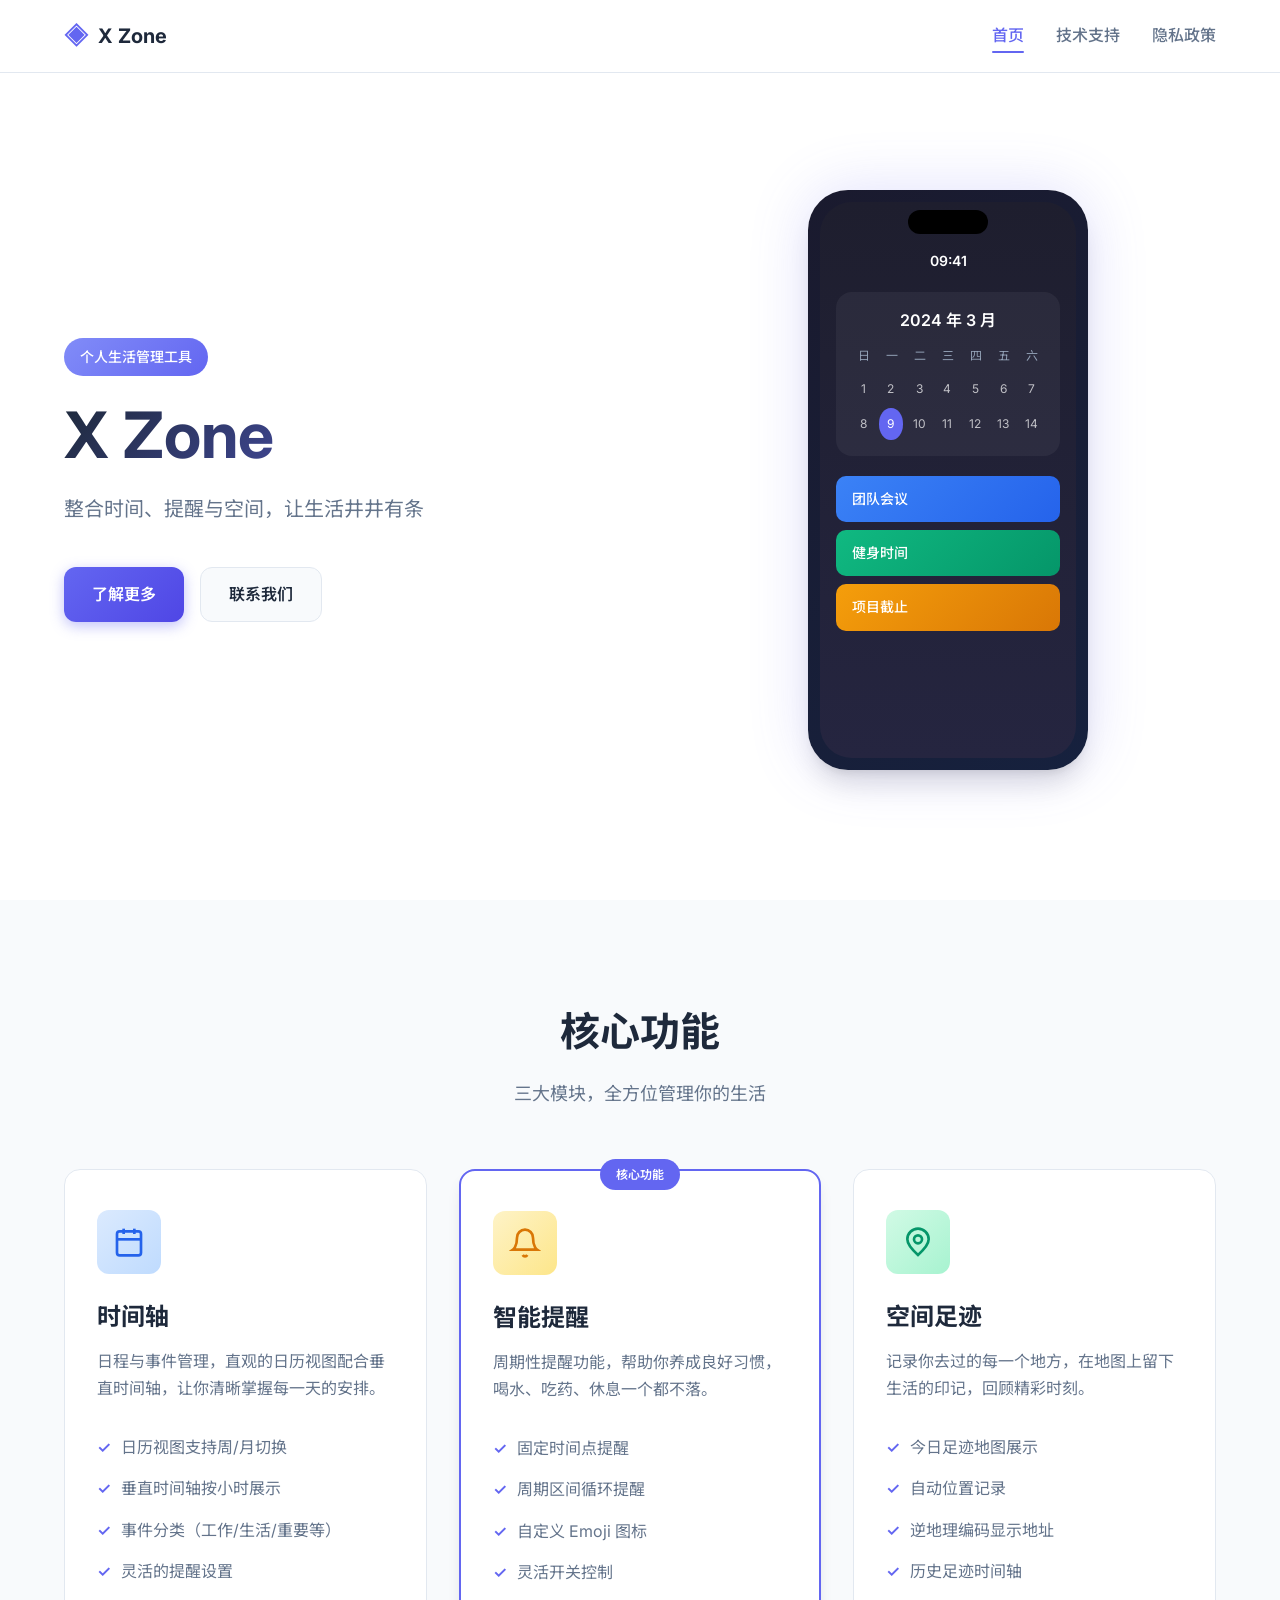
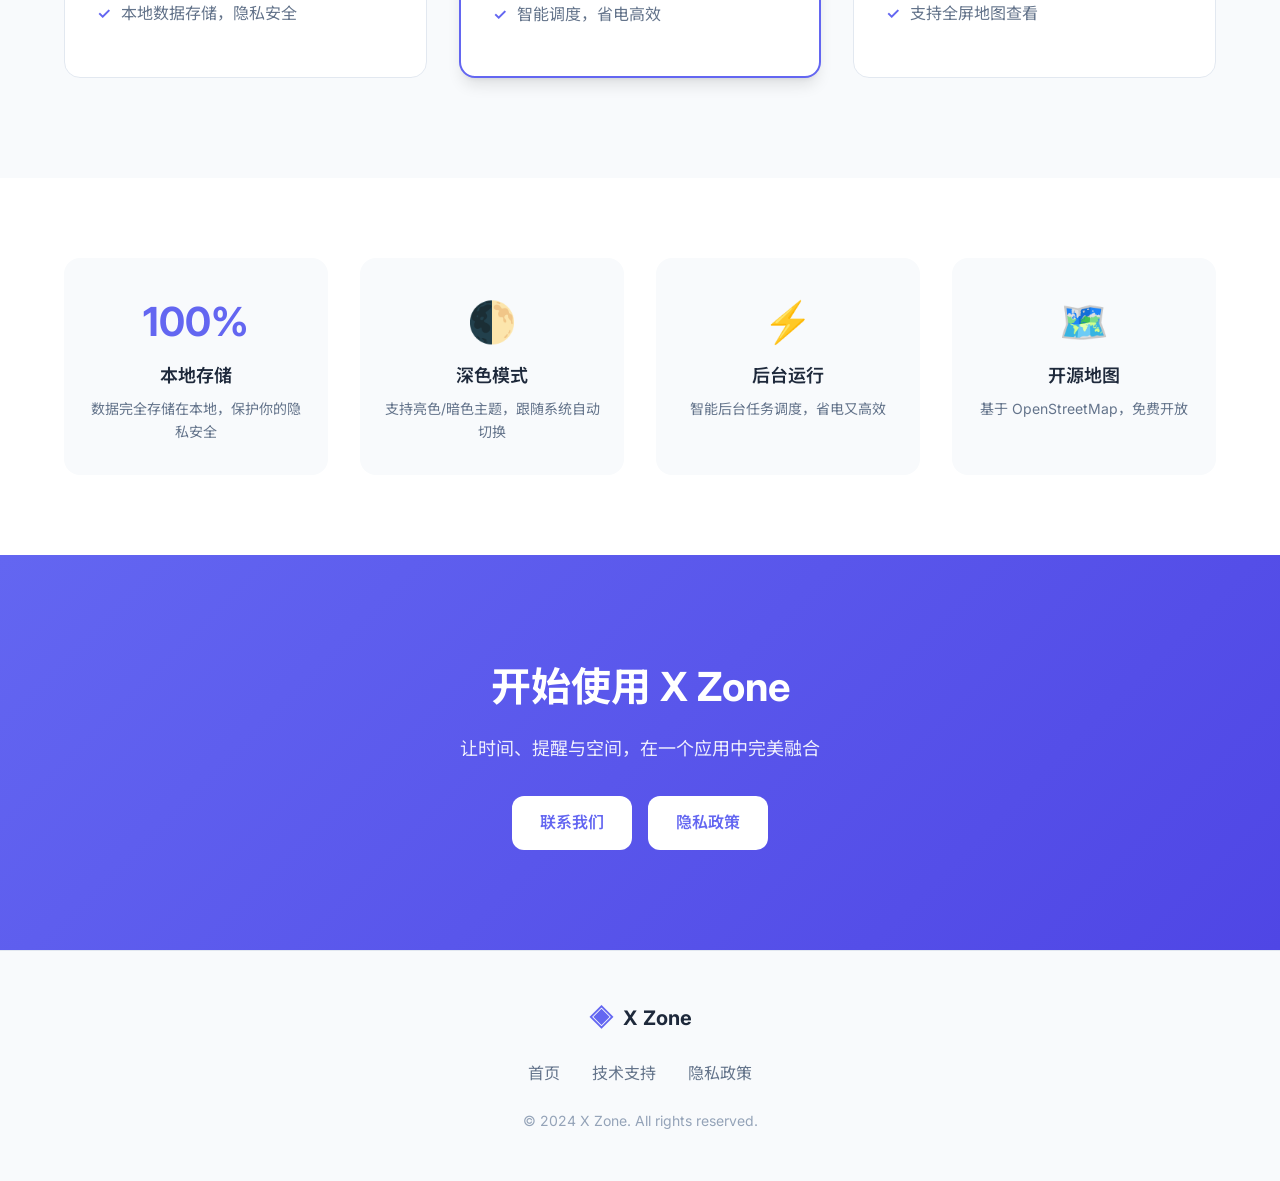
<file: index.html>
<!DOCTYPE html>
<html lang="zh-CN">
<head>
    <meta charset="UTF-8">
    <meta name="viewport" content="width=device-width, initial-scale=1.0">
    <title>X Zone - 个人生活管理工具</title>
    <link rel="stylesheet" href="styles.css">
    <link rel="preconnect" href="https://fonts.googleapis.com">
    <link rel="preconnect" href="https://fonts.gstatic.com" crossorigin>
    <link href="https://fonts.googleapis.com/css2?family=Inter:wght@300;400;500;600;700&family=Noto+Sans+SC:wght@300;400;500;600;700&display=swap" rel="stylesheet">
</head>
<body>
    <nav class="navbar">
        <div class="nav-container">
            <a href="index.html" class="logo">
                <span class="logo-icon">◈</span>
                <span class="logo-text">X Zone</span>
            </a>
            <div class="nav-links">
                <a href="index.html" class="nav-link active">首页</a>
                <a href="support.html" class="nav-link">技术支持</a>
                <a href="privacy.html" class="nav-link">隐私政策</a>
            </div>
        </div>
    </nav>

    <header class="hero">
        <div class="hero-content">
            <div class="hero-badge">个人生活管理工具</div>
            <h1 class="hero-title">X Zone</h1>
            <p class="hero-subtitle">整合时间、提醒与空间，让生活井井有条</p>
            <div class="hero-buttons">
                <a href="#features" class="btn btn-primary">了解更多</a>
                <a href="support.html" class="btn btn-secondary">联系我们</a>
            </div>
        </div>
        <div class="hero-visual">
            <div class="phone-mockup">
                <div class="phone-screen">
                    <div class="mock-header">
                        <span>09:41</span>
                    </div>
                    <div class="mock-calendar">
                        <div class="mock-month">2024 年 3 月</div>
                        <div class="mock-days">
                            <span>日</span><span>一</span><span>二</span><span>三</span><span>四</span><span>五</span><span>六</span>
                        </div>
                        <div class="mock-dates">
                            <span>1</span><span>2</span><span>3</span><span>4</span><span>5</span><span>6</span><span>7</span>
                            <span>8</span><span class="active">9</span><span>10</span><span>11</span><span>12</span><span>13</span><span>14</span>
                        </div>
                    </div>
                    <div class="mock-timeline">
                        <div class="mock-event event-work">团队会议</div>
                        <div class="mock-event event-life">健身时间</div>
                        <div class="mock-event event-important">项目截止</div>
                    </div>
                </div>
            </div>
        </div>
    </header>

    <section id="features" class="features">
        <div class="container">
            <div class="section-header">
                <h2 class="section-title">核心功能</h2>
                <p class="section-subtitle">三大模块，全方位管理你的生活</p>
            </div>
            
            <div class="feature-grid">
                <div class="feature-card">
                    <div class="feature-icon timeline-icon">
                        <svg viewBox="0 0 24 24" fill="none" stroke="currentColor" stroke-width="2">
                            <rect x="3" y="4" width="18" height="18" rx="2" ry="2"/>
                            <line x1="16" y1="2" x2="16" y2="6"/>
                            <line x1="8" y1="2" x2="8" y2="6"/>
                            <line x1="3" y1="10" x2="21" y2="10"/>
                        </svg>
                    </div>
                    <h3 class="feature-title">时间轴</h3>
                    <p class="feature-desc">日程与事件管理，直观的日历视图配合垂直时间轴，让你清晰掌握每一天的安排。</p>
                    <ul class="feature-list">
                        <li>日历视图支持周/月切换</li>
                        <li>垂直时间轴按小时展示</li>
                        <li>事件分类（工作/生活/重要等）</li>
                        <li>灵活的提醒设置</li>
                        <li>本地数据存储，隐私安全</li>
                    </ul>
                </div>

                <div class="feature-card featured">
                    <div class="feature-badge">核心功能</div>
                    <div class="feature-icon reminder-icon">
                        <svg viewBox="0 0 24 24" fill="none" stroke="currentColor" stroke-width="2">
                            <path d="M18 8A6 6 0 0 0 6 8c0 7-3 9-3 9h18s-3-2-3-9"/>
                            <path d="M13.73 21a2 2 0 0 1-3.46 0"/>
                        </svg>
                    </div>
                    <h3 class="feature-title">智能提醒</h3>
                    <p class="feature-desc">周期性提醒功能，帮助你养成良好习惯，喝水、吃药、休息一个都不落。</p>
                    <ul class="feature-list">
                        <li>固定时间点提醒</li>
                        <li>周期区间循环提醒</li>
                        <li>自定义 Emoji 图标</li>
                        <li>灵活开关控制</li>
                        <li>智能调度，省电高效</li>
                    </ul>
                </div>

                <div class="feature-card">
                    <div class="feature-icon space-icon">
                        <svg viewBox="0 0 24 24" fill="none" stroke="currentColor" stroke-width="2">
                            <circle cx="12" cy="10" r="3"/>
                            <path d="M12 21.7C17.3 17 20 13 20 10a8 8 0 1 0-16 0c0 3 2.7 7 8 11.7z"/>
                        </svg>
                    </div>
                    <h3 class="feature-title">空间足迹</h3>
                    <p class="feature-desc">记录你去过的每一个地方，在地图上留下生活的印记，回顾精彩时刻。</p>
                    <ul class="feature-list">
                        <li>今日足迹地图展示</li>
                        <li>自动位置记录</li>
                        <li>逆地理编码显示地址</li>
                        <li>历史足迹时间轴</li>
                        <li>支持全屏地图查看</li>
                    </ul>
                </div>
            </div>
        </div>
    </section>

    <section class="highlights">
        <div class="container">
            <div class="highlight-grid">
                <div class="highlight-item">
                    <div class="highlight-number">100%</div>
                    <div class="highlight-label">本地存储</div>
                    <p class="highlight-desc">数据完全存储在本地，保护你的隐私安全</p>
                </div>
                <div class="highlight-item">
                    <div class="highlight-number">🌓</div>
                    <div class="highlight-label">深色模式</div>
                    <p class="highlight-desc">支持亮色/暗色主题，跟随系统自动切换</p>
                </div>
                <div class="highlight-item">
                    <div class="highlight-number">⚡</div>
                    <div class="highlight-label">后台运行</div>
                    <p class="highlight-desc">智能后台任务调度，省电又高效</p>
                </div>
                <div class="highlight-item">
                    <div class="highlight-number">🗺️</div>
                    <div class="highlight-label">开源地图</div>
                    <p class="highlight-desc">基于 OpenStreetMap，免费开放</p>
                </div>
            </div>
        </div>
    </section>

    <section class="cta">
        <div class="container">
            <div class="cta-content">
                <h2 class="cta-title">开始使用 X Zone</h2>
                <p class="cta-desc">让时间、提醒与空间，在一个应用中完美融合</p>
                <div class="cta-buttons">
                    <a href="support.html" class="btn btn-light">联系我们</a>
                    <a href="privacy.html" class="btn btn-light">隐私政策</a>
                </div>
            </div>
        </div>
    </section>

    <footer class="footer">
        <div class="container">
            <div class="footer-content">
                <div class="footer-brand">
                    <span class="logo-icon">◈</span>
                    <span class="logo-text">X Zone</span>
                </div>
                <div class="footer-links">
                    <a href="index.html">首页</a>
                    <a href="support.html">技术支持</a>
                    <a href="privacy.html">隐私政策</a>
                </div>
                <div class="footer-copyright">
                    © 2024 X Zone. All rights reserved.
                </div>
            </div>
        </div>
    </footer>

    <script src="script.js"></script>
</body>
</html>
</file>
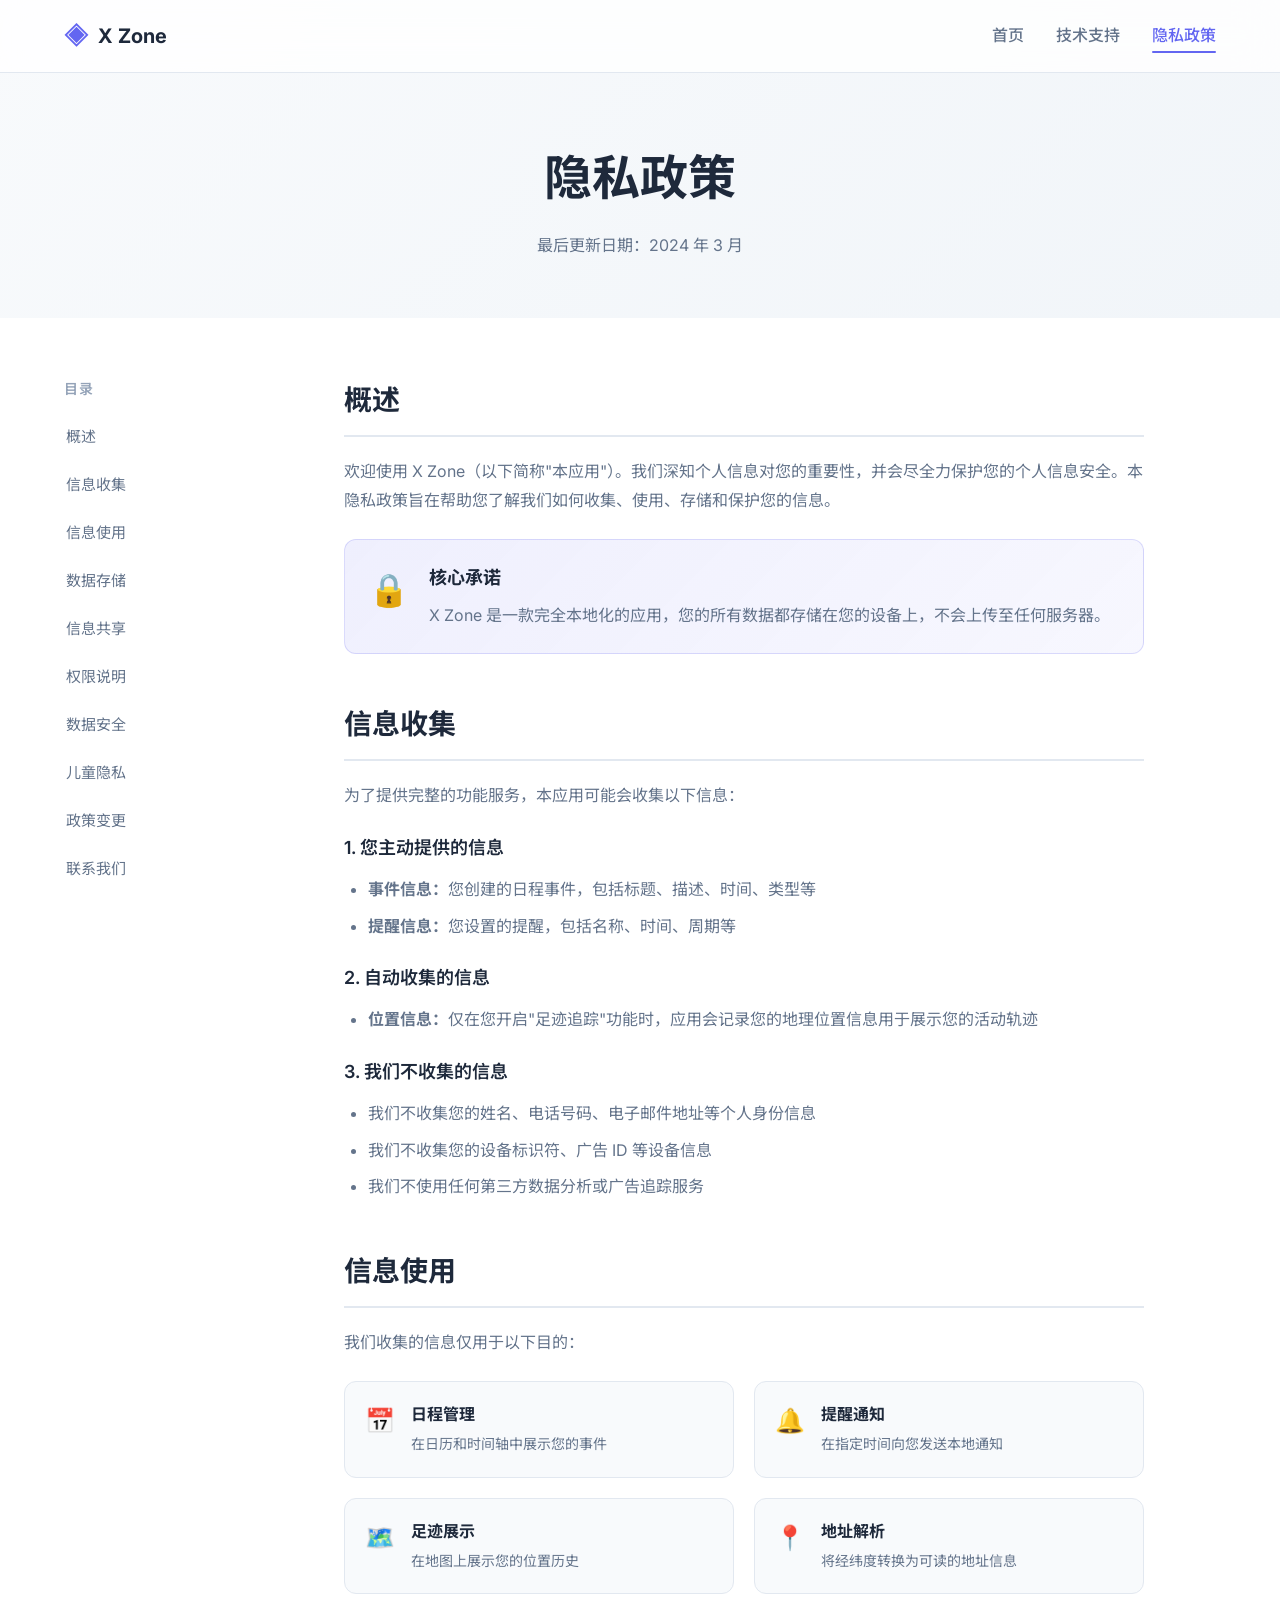
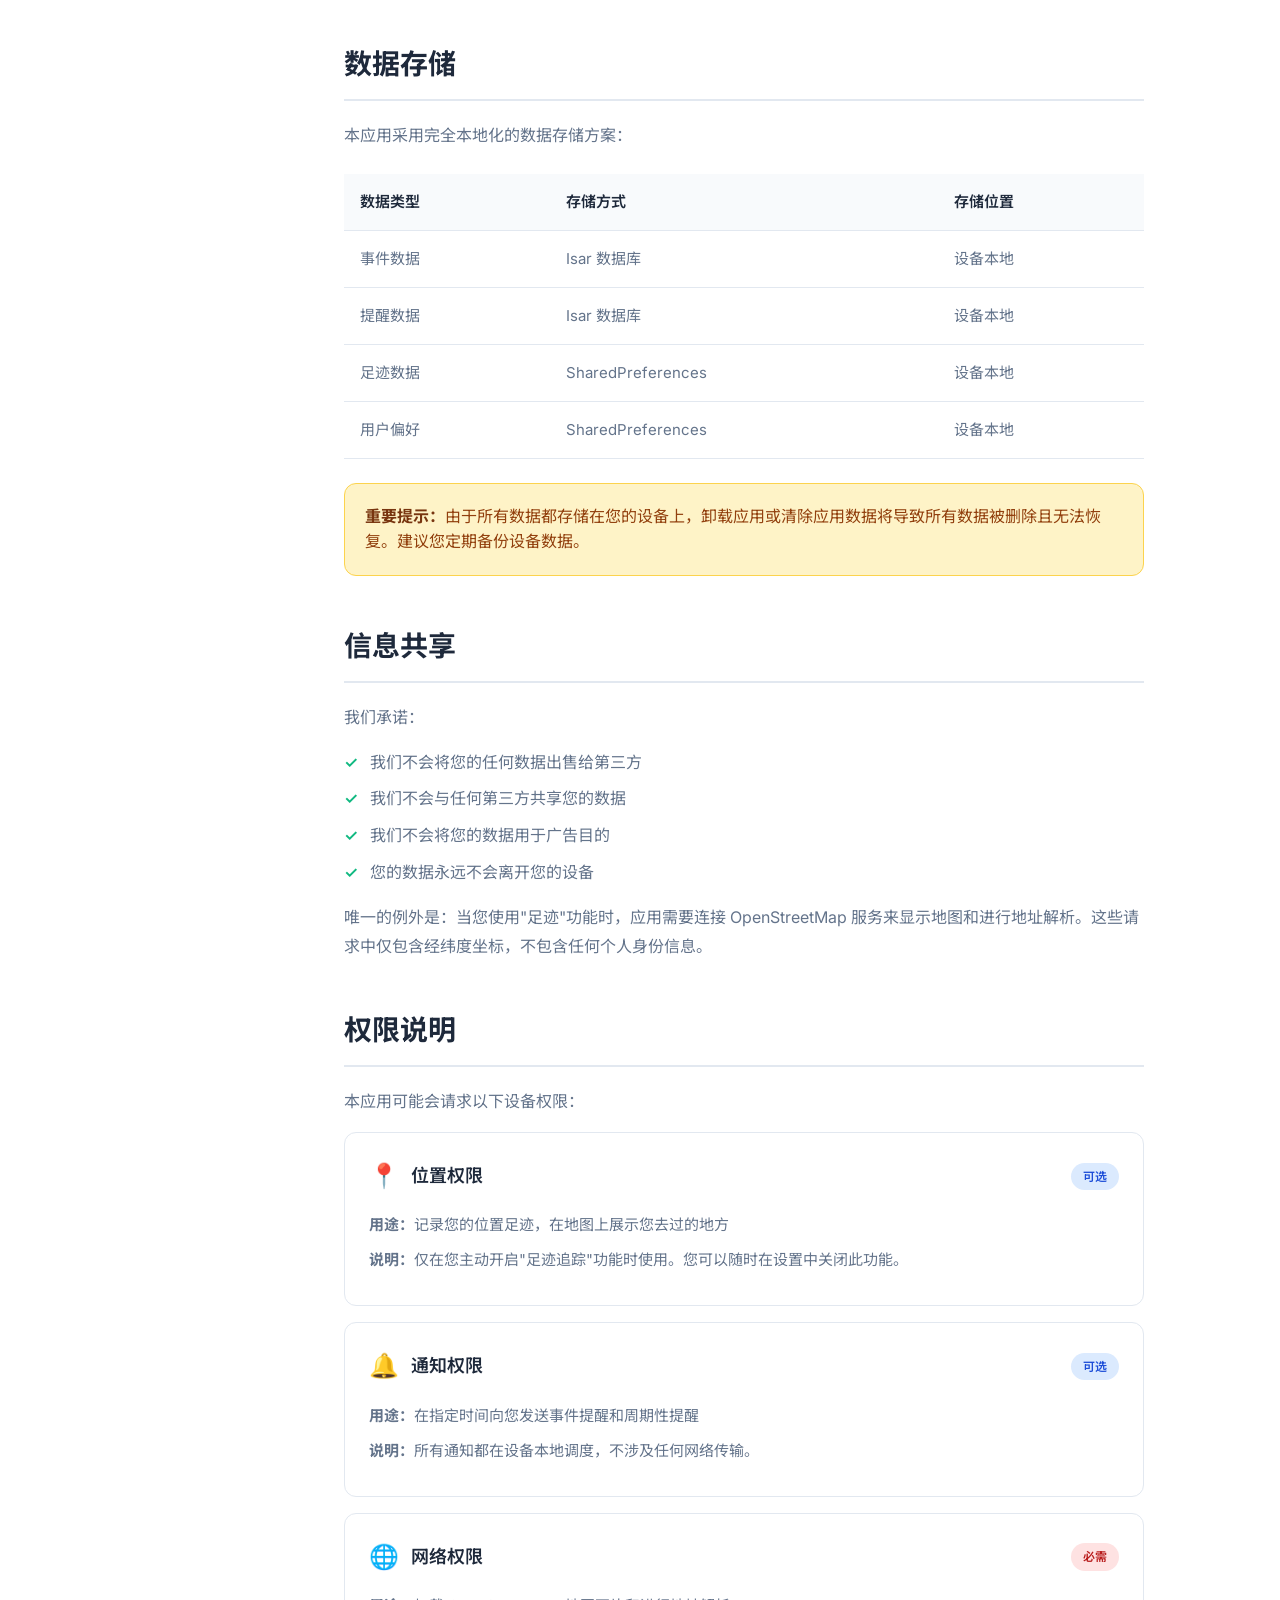
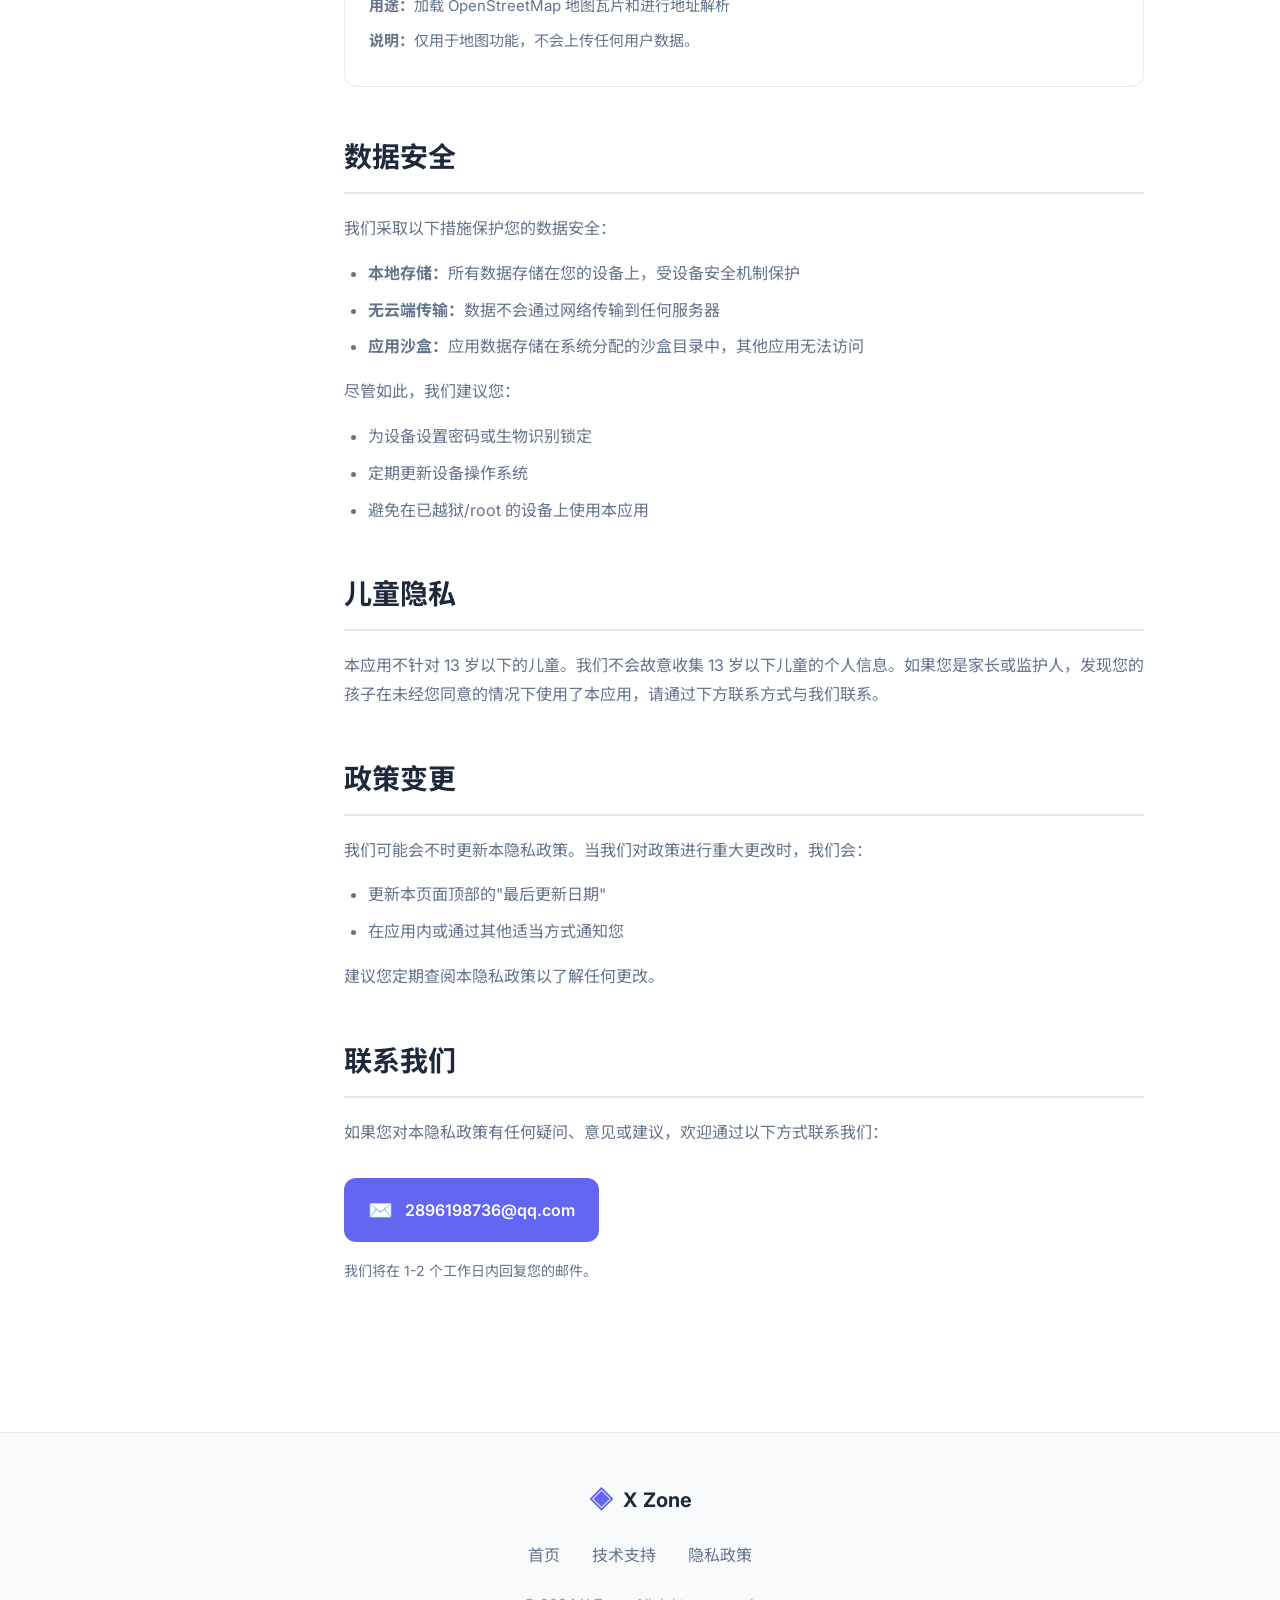
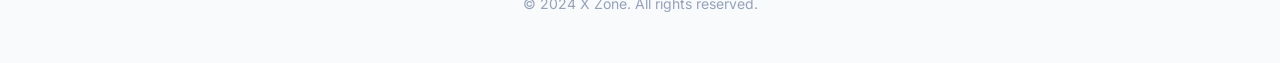
<file: privacy.html>
<!DOCTYPE html>
<html lang="zh-CN">
<head>
    <meta charset="UTF-8">
    <meta name="viewport" content="width=device-width, initial-scale=1.0">
    <title>隐私政策 - X Zone</title>
    <link rel="stylesheet" href="styles.css">
    <link rel="preconnect" href="https://fonts.googleapis.com">
    <link rel="preconnect" href="https://fonts.gstatic.com" crossorigin>
    <link href="https://fonts.googleapis.com/css2?family=Inter:wght@300;400;500;600;700&family=Noto+Sans+SC:wght@300;400;500;600;700&display=swap" rel="stylesheet">
</head>
<body>
    <nav class="navbar">
        <div class="nav-container">
            <a href="index.html" class="logo">
                <span class="logo-icon">◈</span>
                <span class="logo-text">X Zone</span>
            </a>
            <div class="nav-links">
                <a href="index.html" class="nav-link">首页</a>
                <a href="support.html" class="nav-link">技术支持</a>
                <a href="privacy.html" class="nav-link active">隐私政策</a>
            </div>
        </div>
    </nav>

    <header class="privacy-hero">
        <div class="container">
            <h1 class="privacy-title">隐私政策</h1>
            <p class="privacy-subtitle">最后更新日期：2024 年 3 月</p>
        </div>
    </header>

    <section class="privacy-content">
        <div class="container">
            <div class="privacy-wrapper">
                <aside class="privacy-nav">
                    <h3>目录</h3>
                    <ul>
                        <li><a href="#intro">概述</a></li>
                        <li><a href="#collect">信息收集</a></li>
                        <li><a href="#usage">信息使用</a></li>
                        <li><a href="#storage">数据存储</a></li>
                        <li><a href="#share">信息共享</a></li>
                        <li><a href="#permission">权限说明</a></li>
                        <li><a href="#security">数据安全</a></li>
                        <li><a href="#children">儿童隐私</a></li>
                        <li><a href="#changes">政策变更</a></li>
                        <li><a href="#contact">联系我们</a></li>
                    </ul>
                </aside>

                <main class="privacy-main">
                    <section id="intro" class="privacy-section">
                        <h2>概述</h2>
                        <p>欢迎使用 X Zone（以下简称"本应用"）。我们深知个人信息对您的重要性，并会尽全力保护您的个人信息安全。本隐私政策旨在帮助您了解我们如何收集、使用、存储和保护您的信息。</p>
                        <div class="highlight-box">
                            <div class="highlight-icon">🔒</div>
                            <div class="highlight-text">
                                <strong>核心承诺</strong>
                                <p>X Zone 是一款完全本地化的应用，您的所有数据都存储在您的设备上，不会上传至任何服务器。</p>
                            </div>
                        </div>
                    </section>

                    <section id="collect" class="privacy-section">
                        <h2>信息收集</h2>
                        <p>为了提供完整的功能服务，本应用可能会收集以下信息：</p>
                        
                        <h3>1. 您主动提供的信息</h3>
                        <ul>
                            <li><strong>事件信息：</strong>您创建的日程事件，包括标题、描述、时间、类型等</li>
                            <li><strong>提醒信息：</strong>您设置的提醒，包括名称、时间、周期等</li>
                        </ul>

                        <h3>2. 自动收集的信息</h3>
                        <ul>
                            <li><strong>位置信息：</strong>仅在您开启"足迹追踪"功能时，应用会记录您的地理位置信息用于展示您的活动轨迹</li>
                        </ul>

                        <h3>3. 我们不收集的信息</h3>
                        <ul>
                            <li>我们不收集您的姓名、电话号码、电子邮件地址等个人身份信息</li>
                            <li>我们不收集您的设备标识符、广告 ID 等设备信息</li>
                            <li>我们不使用任何第三方数据分析或广告追踪服务</li>
                        </ul>
                    </section>

                    <section id="usage" class="privacy-section">
                        <h2>信息使用</h2>
                        <p>我们收集的信息仅用于以下目的：</p>
                        <div class="usage-grid">
                            <div class="usage-item">
                                <span class="usage-icon">📅</span>
                                <div>
                                    <strong>日程管理</strong>
                                    <p>在日历和时间轴中展示您的事件</p>
                                </div>
                            </div>
                            <div class="usage-item">
                                <span class="usage-icon">🔔</span>
                                <div>
                                    <strong>提醒通知</strong>
                                    <p>在指定时间向您发送本地通知</p>
                                </div>
                            </div>
                            <div class="usage-item">
                                <span class="usage-icon">🗺️</span>
                                <div>
                                    <strong>足迹展示</strong>
                                    <p>在地图上展示您的位置历史</p>
                                </div>
                            </div>
                            <div class="usage-item">
                                <span class="usage-icon">📍</span>
                                <div>
                                    <strong>地址解析</strong>
                                    <p>将经纬度转换为可读的地址信息</p>
                                </div>
                            </div>
                        </div>
                    </section>

                    <section id="storage" class="privacy-section">
                        <h2>数据存储</h2>
                        <p>本应用采用完全本地化的数据存储方案：</p>
                        <table class="storage-table">
                            <thead>
                                <tr>
                                    <th>数据类型</th>
                                    <th>存储方式</th>
                                    <th>存储位置</th>
                                </tr>
                            </thead>
                            <tbody>
                                <tr>
                                    <td>事件数据</td>
                                    <td>Isar 数据库</td>
                                    <td>设备本地</td>
                                </tr>
                                <tr>
                                    <td>提醒数据</td>
                                    <td>Isar 数据库</td>
                                    <td>设备本地</td>
                                </tr>
                                <tr>
                                    <td>足迹数据</td>
                                    <td>SharedPreferences</td>
                                    <td>设备本地</td>
                                </tr>
                                <tr>
                                    <td>用户偏好</td>
                                    <td>SharedPreferences</td>
                                    <td>设备本地</td>
                                </tr>
                            </tbody>
                        </table>
                        <div class="info-box">
                            <strong>重要提示：</strong>由于所有数据都存储在您的设备上，卸载应用或清除应用数据将导致所有数据被删除且无法恢复。建议您定期备份设备数据。
                        </div>
                    </section>

                    <section id="share" class="privacy-section">
                        <h2>信息共享</h2>
                        <p>我们承诺：</p>
                        <ul class="check-list">
                            <li><span class="check">✓</span> 我们不会将您的任何数据出售给第三方</li>
                            <li><span class="check">✓</span> 我们不会与任何第三方共享您的数据</li>
                            <li><span class="check">✓</span> 我们不会将您的数据用于广告目的</li>
                            <li><span class="check">✓</span> 您的数据永远不会离开您的设备</li>
                        </ul>
                        <p>唯一的例外是：当您使用"足迹"功能时，应用需要连接 OpenStreetMap 服务来显示地图和进行地址解析。这些请求中仅包含经纬度坐标，不包含任何个人身份信息。</p>
                    </section>

                    <section id="permission" class="privacy-section">
                        <h2>权限说明</h2>
                        <p>本应用可能会请求以下设备权限：</p>
                        
                        <div class="permission-card">
                            <div class="permission-header">
                                <span class="permission-icon">📍</span>
                                <h4>位置权限</h4>
                                <span class="permission-badge optional">可选</span>
                            </div>
                            <p><strong>用途：</strong>记录您的位置足迹，在地图上展示您去过的地方</p>
                            <p><strong>说明：</strong>仅在您主动开启"足迹追踪"功能时使用。您可以随时在设置中关闭此功能。</p>
                        </div>

                        <div class="permission-card">
                            <div class="permission-header">
                                <span class="permission-icon">🔔</span>
                                <h4>通知权限</h4>
                                <span class="permission-badge optional">可选</span>
                            </div>
                            <p><strong>用途：</strong>在指定时间向您发送事件提醒和周期性提醒</p>
                            <p><strong>说明：</strong>所有通知都在设备本地调度，不涉及任何网络传输。</p>
                        </div>

                        <div class="permission-card">
                            <div class="permission-header">
                                <span class="permission-icon">🌐</span>
                                <h4>网络权限</h4>
                                <span class="permission-badge required">必需</span>
                            </div>
                            <p><strong>用途：</strong>加载 OpenStreetMap 地图瓦片和进行地址解析</p>
                            <p><strong>说明：</strong>仅用于地图功能，不会上传任何用户数据。</p>
                        </div>
                    </section>

                    <section id="security" class="privacy-section">
                        <h2>数据安全</h2>
                        <p>我们采取以下措施保护您的数据安全：</p>
                        <ul>
                            <li><strong>本地存储：</strong>所有数据存储在您的设备上，受设备安全机制保护</li>
                            <li><strong>无云端传输：</strong>数据不会通过网络传输到任何服务器</li>
                            <li><strong>应用沙盒：</strong>应用数据存储在系统分配的沙盒目录中，其他应用无法访问</li>
                        </ul>
                        <p>尽管如此，我们建议您：</p>
                        <ul>
                            <li>为设备设置密码或生物识别锁定</li>
                            <li>定期更新设备操作系统</li>
                            <li>避免在已越狱/root 的设备上使用本应用</li>
                        </ul>
                    </section>

                    <section id="children" class="privacy-section">
                        <h2>儿童隐私</h2>
                        <p>本应用不针对 13 岁以下的儿童。我们不会故意收集 13 岁以下儿童的个人信息。如果您是家长或监护人，发现您的孩子在未经您同意的情况下使用了本应用，请通过下方联系方式与我们联系。</p>
                    </section>

                    <section id="changes" class="privacy-section">
                        <h2>政策变更</h2>
                        <p>我们可能会不时更新本隐私政策。当我们对政策进行重大更改时，我们会：</p>
                        <ul>
                            <li>更新本页面顶部的"最后更新日期"</li>
                            <li>在应用内或通过其他适当方式通知您</li>
                        </ul>
                        <p>建议您定期查阅本隐私政策以了解任何更改。</p>
                    </section>

                    <section id="contact" class="privacy-section">
                        <h2>联系我们</h2>
                        <p>如果您对本隐私政策有任何疑问、意见或建议，欢迎通过以下方式联系我们：</p>
                        <a href="mailto:2896198736@qq.com" class="contact-email">
                            <span class="contact-icon">✉️</span>
                            <span>2896198736@qq.com</span>
                        </a>
                        <p class="response-note">我们将在 1-2 个工作日内回复您的邮件。</p>
                    </section>
                </main>
            </div>
        </div>
    </section>

    <footer class="footer">
        <div class="container">
            <div class="footer-content">
                <div class="footer-brand">
                    <span class="logo-icon">◈</span>
                    <span class="logo-text">X Zone</span>
                </div>
                <div class="footer-links">
                    <a href="index.html">首页</a>
                    <a href="support.html">技术支持</a>
                    <a href="privacy.html">隐私政策</a>
                </div>
                <div class="footer-copyright">
                    © 2024 X Zone. All rights reserved.
                </div>
            </div>
        </div>
    </footer>

    <script src="script.js"></script>
</body>
</html>
</file>
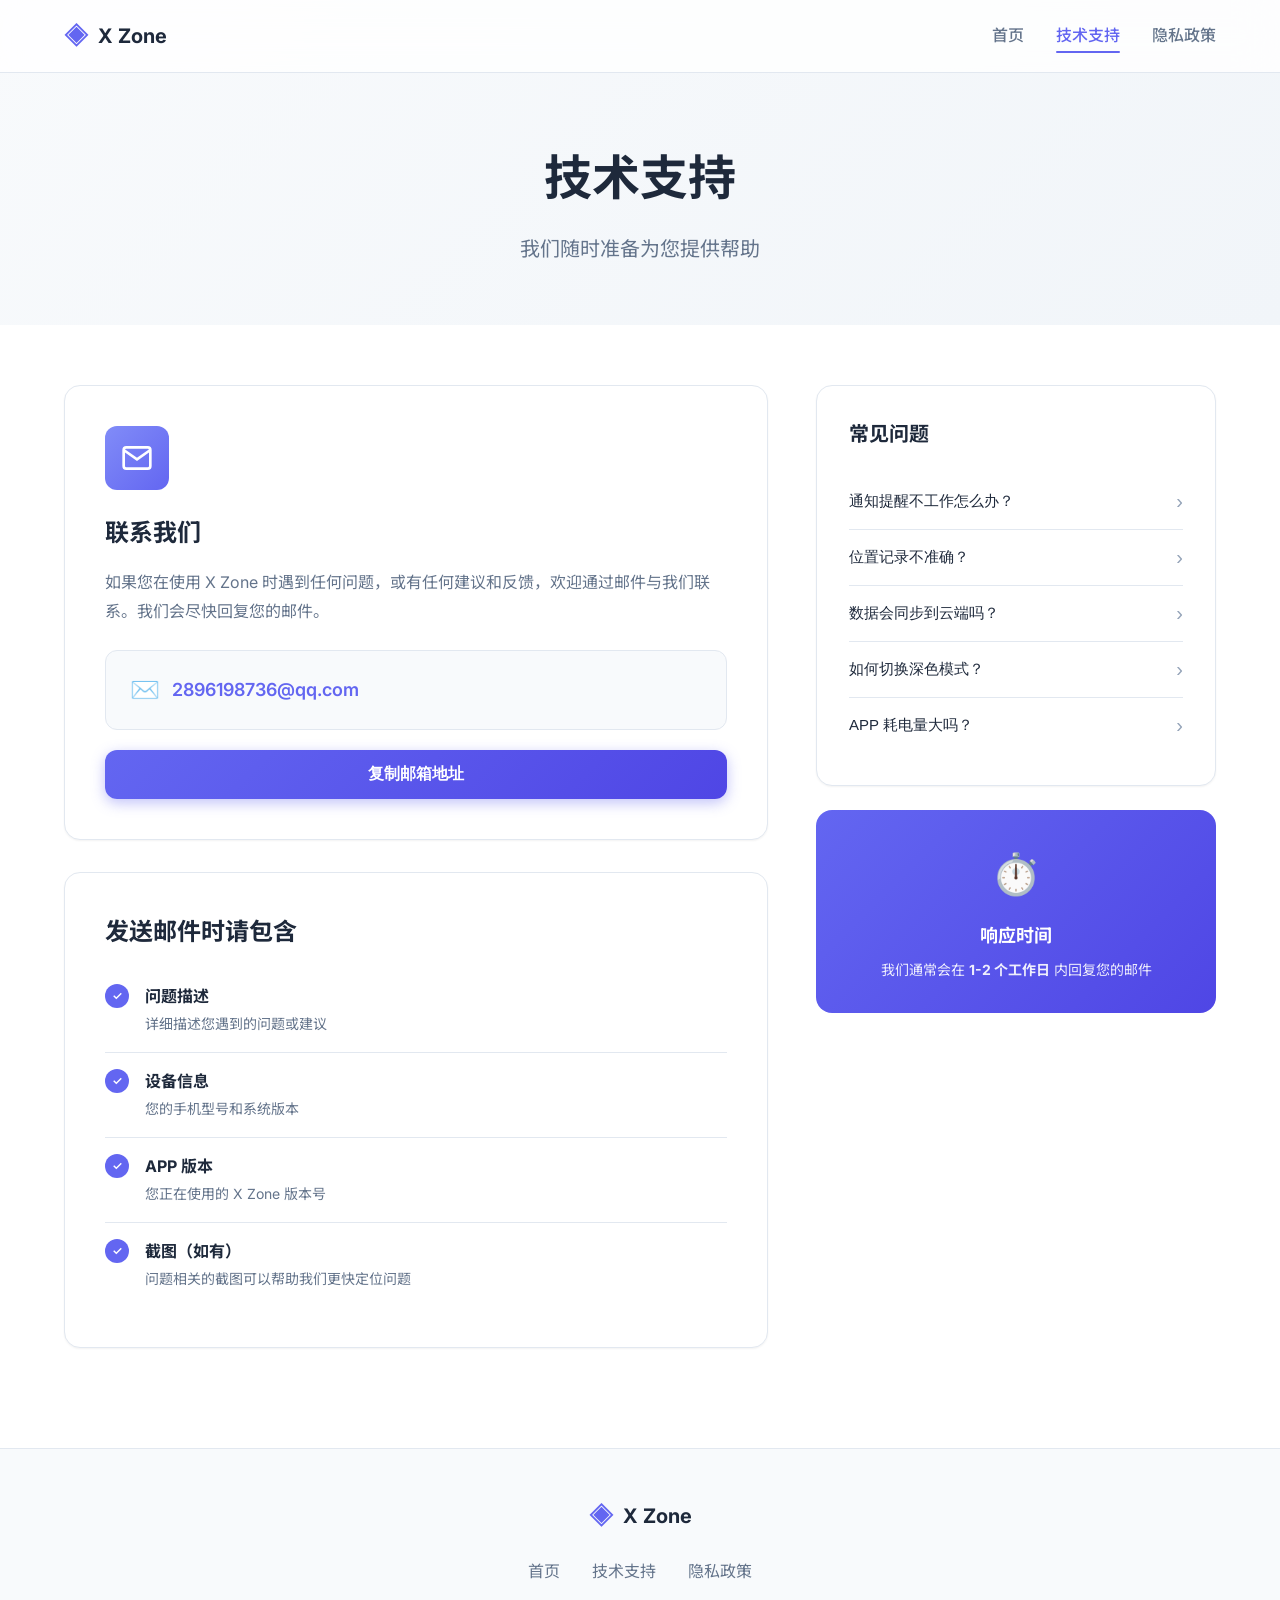
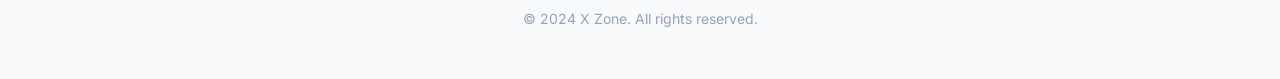
<file: support.html>
<!DOCTYPE html>
<html lang="zh-CN">
<head>
    <meta charset="UTF-8">
    <meta name="viewport" content="width=device-width, initial-scale=1.0">
    <title>技术支持 - X Zone</title>
    <link rel="stylesheet" href="styles.css">
    <link rel="preconnect" href="https://fonts.googleapis.com">
    <link rel="preconnect" href="https://fonts.gstatic.com" crossorigin>
    <link href="https://fonts.googleapis.com/css2?family=Inter:wght@300;400;500;600;700&family=Noto+Sans+SC:wght@300;400;500;600;700&display=swap" rel="stylesheet">
</head>
<body>
    <nav class="navbar">
        <div class="nav-container">
            <a href="index.html" class="logo">
                <span class="logo-icon">◈</span>
                <span class="logo-text">X Zone</span>
            </a>
            <div class="nav-links">
                <a href="index.html" class="nav-link">首页</a>
                <a href="support.html" class="nav-link active">技术支持</a>
                <a href="privacy.html" class="nav-link">隐私政策</a>
            </div>
        </div>
    </nav>

    <header class="support-hero">
        <div class="container">
            <h1 class="support-title">技术支持</h1>
            <p class="support-subtitle">我们随时准备为您提供帮助</p>
        </div>
    </header>

    <section class="support-content">
        <div class="container">
            <div class="support-grid">
                <div class="support-main">
                    <div class="support-card">
                        <div class="support-card-icon">
                            <svg viewBox="0 0 24 24" fill="none" stroke="currentColor" stroke-width="2">
                                <path d="M4 4h16c1.1 0 2 .9 2 2v12c0 1.1-.9 2-2 2H4c-1.1 0-2-.9-2-2V6c0-1.1.9-2 2-2z"/>
                                <polyline points="22,6 12,13 2,6"/>
                            </svg>
                        </div>
                        <h2 class="support-card-title">联系我们</h2>
                        <p class="support-card-desc">
                            如果您在使用 X Zone 时遇到任何问题，或有任何建议和反馈，欢迎通过邮件与我们联系。我们会尽快回复您的邮件。
                        </p>
                        <a href="mailto:2896198736@qq.com" class="email-link">
                            <span class="email-icon">✉️</span>
                            <span class="email-address">2896198736@qq.com</span>
                        </a>
                        <button class="btn btn-primary copy-email" data-email="2896198736@qq.com">
                            复制邮箱地址
                        </button>
                    </div>

                    <div class="support-card">
                        <h2 class="support-card-title">发送邮件时请包含</h2>
                        <ul class="support-checklist">
                            <li>
                                <span class="check-icon">✓</span>
                                <div class="check-content">
                                    <strong>问题描述</strong>
                                    <p>详细描述您遇到的问题或建议</p>
                                </div>
                            </li>
                            <li>
                                <span class="check-icon">✓</span>
                                <div class="check-content">
                                    <strong>设备信息</strong>
                                    <p>您的手机型号和系统版本</p>
                                </div>
                            </li>
                            <li>
                                <span class="check-icon">✓</span>
                                <div class="check-content">
                                    <strong>APP 版本</strong>
                                    <p>您正在使用的 X Zone 版本号</p>
                                </div>
                            </li>
                            <li>
                                <span class="check-icon">✓</span>
                                <div class="check-content">
                                    <strong>截图（如有）</strong>
                                    <p>问题相关的截图可以帮助我们更快定位问题</p>
                                </div>
                            </li>
                        </ul>
                    </div>
                </div>

                <div class="support-sidebar">
                    <div class="faq-card">
                        <h3 class="faq-title">常见问题</h3>
                        
                        <div class="faq-item">
                            <button class="faq-question">
                                <span>通知提醒不工作怎么办？</span>
                                <span class="faq-arrow">›</span>
                            </button>
                            <div class="faq-answer">
                                <p>请确保：</p>
                                <ul>
                                    <li>已授予 APP 通知权限</li>
                                    <li>未开启省电模式</li>
                                    <li>APP 未被系统后台清理</li>
                                    <li>检查系统「勿扰模式」设置</li>
                                </ul>
                            </div>
                        </div>

                        <div class="faq-item">
                            <button class="faq-question">
                                <span>位置记录不准确？</span>
                                <span class="faq-arrow">›</span>
                            </button>
                            <div class="faq-answer">
                                <p>请确保：</p>
                                <ul>
                                    <li>已授予「始终允许」位置权限</li>
                                    <li>开启设备 GPS/定位服务</li>
                                    <li>在开阔地带精度更高</li>
                                </ul>
                            </div>
                        </div>

                        <div class="faq-item">
                            <button class="faq-question">
                                <span>数据会同步到云端吗？</span>
                                <span class="faq-arrow">›</span>
                            </button>
                            <div class="faq-answer">
                                <p>X Zone 的所有数据都存储在您的设备本地，不会上传到任何服务器。这意味着您的隐私得到完全保护，但也请注意定期备份设备数据。</p>
                            </div>
                        </div>

                        <div class="faq-item">
                            <button class="faq-question">
                                <span>如何切换深色模式？</span>
                                <span class="faq-arrow">›</span>
                            </button>
                            <div class="faq-answer">
                                <p>在「空间」页面中，点击右上角的设置图标，可以选择：</p>
                                <ul>
                                    <li>跟随系统</li>
                                    <li>始终白昼模式</li>
                                    <li>始终黑夜模式</li>
                                </ul>
                            </div>
                        </div>

                        <div class="faq-item">
                            <button class="faq-question">
                                <span>APP 耗电量大吗？</span>
                                <span class="faq-arrow">›</span>
                            </button>
                            <div class="faq-answer">
                                <p>X Zone 使用智能后台调度，足迹记录约每 10-15 分钟记录一次，通知调度也经过优化，对电池影响很小。如果您不需要足迹功能，可以在设置中关闭以进一步省电。</p>
                            </div>
                        </div>
                    </div>

                    <div class="response-time-card">
                        <div class="response-icon">⏱️</div>
                        <h4>响应时间</h4>
                        <p>我们通常会在 <strong>1-2 个工作日</strong> 内回复您的邮件</p>
                    </div>
                </div>
            </div>
        </div>
    </section>

    <footer class="footer">
        <div class="container">
            <div class="footer-content">
                <div class="footer-brand">
                    <span class="logo-icon">◈</span>
                    <span class="logo-text">X Zone</span>
                </div>
                <div class="footer-links">
                    <a href="index.html">首页</a>
                    <a href="support.html">技术支持</a>
                    <a href="privacy.html">隐私政策</a>
                </div>
                <div class="footer-copyright">
                    © 2024 X Zone. All rights reserved.
                </div>
            </div>
        </div>
    </footer>

    <script src="script.js"></script>
</body>
</html>
</file>
<file: styles.css>
/* ===== CSS Variables ===== */
:root {
    --primary: #6366f1;
    --primary-dark: #4f46e5;
    --primary-light: #818cf8;
    --secondary: #0ea5e9;
    --accent: #f59e0b;
    
    --text-primary: #1e293b;
    --text-secondary: #64748b;
    --text-muted: #94a3b8;
    
    --bg-primary: #ffffff;
    --bg-secondary: #f8fafc;
    --bg-tertiary: #f1f5f9;
    
    --border-color: #e2e8f0;
    --shadow-sm: 0 1px 2px rgba(0, 0, 0, 0.05);
    --shadow-md: 0 4px 6px -1px rgba(0, 0, 0, 0.1), 0 2px 4px -2px rgba(0, 0, 0, 0.1);
    --shadow-lg: 0 10px 15px -3px rgba(0, 0, 0, 0.1), 0 4px 6px -4px rgba(0, 0, 0, 0.1);
    --shadow-xl: 0 20px 25px -5px rgba(0, 0, 0, 0.1), 0 8px 10px -6px rgba(0, 0, 0, 0.1);
    
    --radius-sm: 6px;
    --radius-md: 12px;
    --radius-lg: 16px;
    --radius-xl: 24px;
    
    --transition: all 0.3s ease;
}

/* ===== Reset & Base ===== */
*, *::before, *::after {
    margin: 0;
    padding: 0;
    box-sizing: border-box;
}

html {
    scroll-behavior: smooth;
}

body {
    font-family: 'Inter', 'Noto Sans SC', -apple-system, BlinkMacSystemFont, sans-serif;
    color: var(--text-primary);
    background: var(--bg-primary);
    line-height: 1.6;
    -webkit-font-smoothing: antialiased;
}

.container {
    max-width: 1200px;
    margin: 0 auto;
    padding: 0 24px;
}

/* ===== Navigation ===== */
.navbar {
    position: fixed;
    top: 0;
    left: 0;
    right: 0;
    z-index: 1000;
    background: rgba(255, 255, 255, 0.8);
    backdrop-filter: blur(20px);
    border-bottom: 1px solid var(--border-color);
}

.nav-container {
    max-width: 1200px;
    margin: 0 auto;
    padding: 0 24px;
    height: 72px;
    display: flex;
    align-items: center;
    justify-content: space-between;
}

.logo {
    display: flex;
    align-items: center;
    gap: 10px;
    text-decoration: none;
    color: var(--text-primary);
    font-weight: 700;
    font-size: 1.25rem;
}

.logo-icon {
    font-size: 1.5rem;
    color: var(--primary);
}

.nav-links {
    display: flex;
    gap: 32px;
}

.nav-link {
    color: var(--text-secondary);
    text-decoration: none;
    font-weight: 500;
    transition: var(--transition);
    position: relative;
}

.nav-link:hover,
.nav-link.active {
    color: var(--primary);
}

.nav-link.active::after {
    content: '';
    position: absolute;
    bottom: -4px;
    left: 0;
    right: 0;
    height: 2px;
    background: var(--primary);
    border-radius: 2px;
}

/* ===== Hero Section ===== */
.hero {
    padding: 140px 24px 80px;
    min-height: 100vh;
    display: flex;
    align-items: center;
    justify-content: center;
    gap: 80px;
    max-width: 1200px;
    margin: 0 auto;
}

.hero-content {
    flex: 1;
    max-width: 540px;
}

.hero-badge {
    display: inline-block;
    padding: 8px 16px;
    background: linear-gradient(135deg, var(--primary-light) 0%, var(--primary) 100%);
    color: white;
    border-radius: 100px;
    font-size: 0.875rem;
    font-weight: 500;
    margin-bottom: 24px;
}

.hero-title {
    font-size: 4rem;
    font-weight: 700;
    line-height: 1.1;
    margin-bottom: 20px;
    background: linear-gradient(135deg, var(--text-primary) 0%, var(--primary) 100%);
    -webkit-background-clip: text;
    -webkit-text-fill-color: transparent;
    background-clip: text;
}

.hero-subtitle {
    font-size: 1.25rem;
    color: var(--text-secondary);
    margin-bottom: 40px;
    line-height: 1.8;
}

.hero-buttons {
    display: flex;
    gap: 16px;
}

.btn {
    display: inline-flex;
    align-items: center;
    justify-content: center;
    padding: 14px 28px;
    border-radius: var(--radius-md);
    font-weight: 600;
    text-decoration: none;
    transition: var(--transition);
    border: none;
    cursor: pointer;
    font-size: 1rem;
}

.btn-primary {
    background: linear-gradient(135deg, var(--primary) 0%, var(--primary-dark) 100%);
    color: white;
    box-shadow: 0 4px 14px rgba(99, 102, 241, 0.4);
}

.btn-primary:hover {
    transform: translateY(-2px);
    box-shadow: 0 6px 20px rgba(99, 102, 241, 0.5);
}

.btn-secondary {
    background: var(--bg-secondary);
    color: var(--text-primary);
    border: 1px solid var(--border-color);
}

.btn-secondary:hover {
    background: var(--bg-tertiary);
    border-color: var(--primary-light);
}

.btn-light {
    background: white;
    color: var(--primary);
    font-weight: 600;
}

.btn-light:hover {
    transform: translateY(-2px);
    box-shadow: var(--shadow-lg);
}

/* ===== Phone Mockup ===== */
.hero-visual {
    flex: 1;
    display: flex;
    justify-content: center;
}

.phone-mockup {
    width: 280px;
    height: 580px;
    background: linear-gradient(145deg, #1a1a2e 0%, #16213e 100%);
    border-radius: 40px;
    padding: 12px;
    box-shadow: var(--shadow-xl), 0 0 60px rgba(99, 102, 241, 0.2);
    position: relative;
}

.phone-mockup::before {
    content: '';
    position: absolute;
    top: 20px;
    left: 50%;
    transform: translateX(-50%);
    width: 80px;
    height: 24px;
    background: #000;
    border-radius: 12px;
}

.phone-screen {
    width: 100%;
    height: 100%;
    background: linear-gradient(180deg, #1e1e2e 0%, #252540 100%);
    border-radius: 32px;
    overflow: hidden;
    padding: 48px 16px 16px;
}

.mock-header {
    text-align: center;
    color: white;
    font-size: 0.875rem;
    font-weight: 600;
    margin-bottom: 20px;
}

.mock-calendar {
    background: rgba(255, 255, 255, 0.05);
    border-radius: 16px;
    padding: 16px;
    margin-bottom: 20px;
}

.mock-month {
    color: white;
    font-weight: 600;
    text-align: center;
    margin-bottom: 12px;
}

.mock-days {
    display: grid;
    grid-template-columns: repeat(7, 1fr);
    gap: 4px;
    margin-bottom: 8px;
}

.mock-days span {
    color: var(--text-muted);
    font-size: 0.75rem;
    text-align: center;
}

.mock-dates {
    display: grid;
    grid-template-columns: repeat(7, 1fr);
    gap: 4px;
}

.mock-dates span {
    color: rgba(255, 255, 255, 0.7);
    font-size: 0.75rem;
    text-align: center;
    padding: 6px;
    border-radius: 50%;
}

.mock-dates span.active {
    background: var(--primary);
    color: white;
}

.mock-timeline {
    display: flex;
    flex-direction: column;
    gap: 8px;
}

.mock-event {
    padding: 12px 16px;
    border-radius: 10px;
    color: white;
    font-size: 0.875rem;
    font-weight: 500;
}

.event-work {
    background: linear-gradient(135deg, #3b82f6 0%, #2563eb 100%);
}

.event-life {
    background: linear-gradient(135deg, #10b981 0%, #059669 100%);
}

.event-important {
    background: linear-gradient(135deg, #f59e0b 0%, #d97706 100%);
}

/* ===== Features Section ===== */
.features {
    padding: 100px 0;
    background: var(--bg-secondary);
}

.section-header {
    text-align: center;
    margin-bottom: 60px;
}

.section-title {
    font-size: 2.5rem;
    font-weight: 700;
    margin-bottom: 16px;
    color: var(--text-primary);
}

.section-subtitle {
    font-size: 1.125rem;
    color: var(--text-secondary);
}

.feature-grid {
    display: grid;
    grid-template-columns: repeat(3, 1fr);
    gap: 32px;
}

.feature-card {
    background: var(--bg-primary);
    border-radius: var(--radius-lg);
    padding: 40px 32px;
    border: 1px solid var(--border-color);
    transition: var(--transition);
    position: relative;
}

.feature-card:hover {
    transform: translateY(-8px);
    box-shadow: var(--shadow-xl);
    border-color: var(--primary-light);
}

.feature-card.featured {
    border: 2px solid var(--primary);
    box-shadow: var(--shadow-lg);
}

.feature-badge {
    position: absolute;
    top: -12px;
    left: 50%;
    transform: translateX(-50%);
    background: var(--primary);
    color: white;
    padding: 6px 16px;
    border-radius: 100px;
    font-size: 0.75rem;
    font-weight: 600;
}

.feature-icon {
    width: 64px;
    height: 64px;
    border-radius: var(--radius-md);
    display: flex;
    align-items: center;
    justify-content: center;
    margin-bottom: 24px;
}

.feature-icon svg {
    width: 32px;
    height: 32px;
}

.timeline-icon {
    background: linear-gradient(135deg, #dbeafe 0%, #bfdbfe 100%);
    color: #2563eb;
}

.reminder-icon {
    background: linear-gradient(135deg, #fef3c7 0%, #fde68a 100%);
    color: #d97706;
}

.space-icon {
    background: linear-gradient(135deg, #d1fae5 0%, #a7f3d0 100%);
    color: #059669;
}

.feature-title {
    font-size: 1.5rem;
    font-weight: 700;
    margin-bottom: 12px;
    color: var(--text-primary);
}

.feature-desc {
    color: var(--text-secondary);
    margin-bottom: 24px;
    line-height: 1.7;
}

.feature-list {
    list-style: none;
}

.feature-list li {
    padding: 8px 0;
    color: var(--text-secondary);
    position: relative;
    padding-left: 24px;
}

.feature-list li::before {
    content: '✓';
    position: absolute;
    left: 0;
    color: var(--primary);
    font-weight: 600;
}

/* ===== Highlights Section ===== */
.highlights {
    padding: 80px 0;
    background: var(--bg-primary);
}

.highlight-grid {
    display: grid;
    grid-template-columns: repeat(4, 1fr);
    gap: 32px;
}

.highlight-item {
    text-align: center;
    padding: 32px 24px;
    border-radius: var(--radius-lg);
    background: var(--bg-secondary);
    transition: var(--transition);
}

.highlight-item:hover {
    transform: translateY(-4px);
    box-shadow: var(--shadow-md);
}

.highlight-number {
    font-size: 2.5rem;
    font-weight: 700;
    color: var(--primary);
    margin-bottom: 8px;
}

.highlight-label {
    font-size: 1.125rem;
    font-weight: 600;
    color: var(--text-primary);
    margin-bottom: 8px;
}

.highlight-desc {
    font-size: 0.875rem;
    color: var(--text-secondary);
}

/* ===== CTA Section ===== */
.cta {
    padding: 100px 0;
    background: linear-gradient(135deg, var(--primary) 0%, var(--primary-dark) 100%);
}

.cta-content {
    text-align: center;
    max-width: 600px;
    margin: 0 auto;
}

.cta-title {
    font-size: 2.5rem;
    font-weight: 700;
    color: white;
    margin-bottom: 16px;
}

.cta-desc {
    font-size: 1.125rem;
    color: rgba(255, 255, 255, 0.9);
    margin-bottom: 32px;
}

.cta-buttons {
    display: flex;
    gap: 16px;
    justify-content: center;
}

/* ===== Footer ===== */
.footer {
    padding: 48px 0;
    background: var(--bg-secondary);
    border-top: 1px solid var(--border-color);
}

.footer-content {
    display: flex;
    flex-direction: column;
    align-items: center;
    gap: 24px;
}

.footer-brand {
    display: flex;
    align-items: center;
    gap: 10px;
    font-weight: 700;
    font-size: 1.25rem;
}

.footer-links {
    display: flex;
    gap: 32px;
}

.footer-links a {
    color: var(--text-secondary);
    text-decoration: none;
    transition: var(--transition);
}

.footer-links a:hover {
    color: var(--primary);
}

.footer-copyright {
    color: var(--text-muted);
    font-size: 0.875rem;
}

/* ===== Support Page ===== */
.support-hero {
    padding: 140px 24px 60px;
    background: linear-gradient(135deg, var(--bg-secondary) 0%, var(--bg-tertiary) 100%);
    text-align: center;
}

.support-title {
    font-size: 3rem;
    font-weight: 700;
    margin-bottom: 16px;
    color: var(--text-primary);
}

.support-subtitle {
    font-size: 1.25rem;
    color: var(--text-secondary);
}

.support-content {
    padding: 60px 0 100px;
}

.support-grid {
    display: grid;
    grid-template-columns: 1fr 400px;
    gap: 48px;
}

.support-main {
    display: flex;
    flex-direction: column;
    gap: 32px;
}

.support-card {
    background: var(--bg-primary);
    border-radius: var(--radius-lg);
    padding: 40px;
    border: 1px solid var(--border-color);
    box-shadow: var(--shadow-sm);
}

.support-card-icon {
    width: 64px;
    height: 64px;
    background: linear-gradient(135deg, var(--primary-light) 0%, var(--primary) 100%);
    border-radius: var(--radius-md);
    display: flex;
    align-items: center;
    justify-content: center;
    margin-bottom: 24px;
}

.support-card-icon svg {
    width: 32px;
    height: 32px;
    color: white;
}

.support-card-title {
    font-size: 1.5rem;
    font-weight: 700;
    margin-bottom: 16px;
    color: var(--text-primary);
}

.support-card-desc {
    color: var(--text-secondary);
    line-height: 1.8;
    margin-bottom: 24px;
}

.email-link {
    display: flex;
    align-items: center;
    gap: 12px;
    padding: 20px 24px;
    background: var(--bg-secondary);
    border-radius: var(--radius-md);
    text-decoration: none;
    margin-bottom: 20px;
    transition: var(--transition);
    border: 1px solid var(--border-color);
}

.email-link:hover {
    border-color: var(--primary);
    background: var(--bg-tertiary);
}

.email-icon {
    font-size: 1.5rem;
}

.email-address {
    font-size: 1.125rem;
    font-weight: 600;
    color: var(--primary);
}

.copy-email {
    width: 100%;
}

.support-checklist {
    list-style: none;
}

.support-checklist li {
    display: flex;
    gap: 16px;
    padding: 16px 0;
    border-bottom: 1px solid var(--border-color);
}

.support-checklist li:last-child {
    border-bottom: none;
}

.check-icon {
    width: 24px;
    height: 24px;
    background: var(--primary);
    color: white;
    border-radius: 50%;
    display: flex;
    align-items: center;
    justify-content: center;
    font-size: 0.75rem;
    font-weight: 600;
    flex-shrink: 0;
}

.check-content strong {
    display: block;
    margin-bottom: 4px;
    color: var(--text-primary);
}

.check-content p {
    color: var(--text-secondary);
    font-size: 0.875rem;
}

/* ===== FAQ Section ===== */
.support-sidebar {
    display: flex;
    flex-direction: column;
    gap: 24px;
}

.faq-card {
    background: var(--bg-primary);
    border-radius: var(--radius-lg);
    padding: 32px;
    border: 1px solid var(--border-color);
    box-shadow: var(--shadow-sm);
}

.faq-title {
    font-size: 1.25rem;
    font-weight: 700;
    margin-bottom: 24px;
    color: var(--text-primary);
}

.faq-item {
    border-bottom: 1px solid var(--border-color);
}

.faq-item:last-child {
    border-bottom: none;
}

.faq-question {
    width: 100%;
    padding: 16px 0;
    background: none;
    border: none;
    display: flex;
    justify-content: space-between;
    align-items: center;
    cursor: pointer;
    text-align: left;
    font-size: 0.9375rem;
    font-weight: 500;
    color: var(--text-primary);
    transition: var(--transition);
}

.faq-question:hover {
    color: var(--primary);
}

.faq-arrow {
    font-size: 1.25rem;
    color: var(--text-muted);
    transition: var(--transition);
}

.faq-item.active .faq-arrow {
    transform: rotate(90deg);
    color: var(--primary);
}

.faq-answer {
    display: none;
    padding-bottom: 16px;
    color: var(--text-secondary);
    font-size: 0.875rem;
    line-height: 1.7;
}

.faq-item.active .faq-answer {
    display: block;
}

.faq-answer ul {
    margin-top: 8px;
    padding-left: 20px;
}

.faq-answer li {
    margin-bottom: 4px;
}

.response-time-card {
    background: linear-gradient(135deg, var(--primary) 0%, var(--primary-dark) 100%);
    border-radius: var(--radius-lg);
    padding: 32px;
    text-align: center;
    color: white;
}

.response-icon {
    font-size: 2.5rem;
    margin-bottom: 16px;
}

.response-time-card h4 {
    font-size: 1.125rem;
    margin-bottom: 8px;
}

.response-time-card p {
    font-size: 0.875rem;
    opacity: 0.9;
}

.response-time-card strong {
    font-weight: 700;
}

/* ===== Privacy Page ===== */
.privacy-hero {
    padding: 140px 24px 60px;
    background: linear-gradient(135deg, var(--bg-secondary) 0%, var(--bg-tertiary) 100%);
    text-align: center;
}

.privacy-title {
    font-size: 3rem;
    font-weight: 700;
    margin-bottom: 16px;
    color: var(--text-primary);
}

.privacy-subtitle {
    font-size: 1rem;
    color: var(--text-secondary);
}

.privacy-content {
    padding: 60px 0 100px;
}

.privacy-wrapper {
    display: grid;
    grid-template-columns: 220px 1fr;
    gap: 60px;
}

.privacy-nav {
    position: sticky;
    top: 100px;
    height: fit-content;
}

.privacy-nav h3 {
    font-size: 0.875rem;
    font-weight: 600;
    color: var(--text-muted);
    text-transform: uppercase;
    letter-spacing: 0.05em;
    margin-bottom: 16px;
}

.privacy-nav ul {
    list-style: none;
}

.privacy-nav li {
    margin-bottom: 8px;
}

.privacy-nav a {
    color: var(--text-secondary);
    text-decoration: none;
    font-size: 0.9375rem;
    transition: var(--transition);
    display: block;
    padding: 8px 0;
    border-left: 2px solid transparent;
    padding-left: 16px;
    margin-left: -16px;
}

.privacy-nav a:hover {
    color: var(--primary);
    border-left-color: var(--primary);
}

.privacy-main {
    max-width: 800px;
}

.privacy-section {
    margin-bottom: 48px;
    scroll-margin-top: 100px;
}

.privacy-section h2 {
    font-size: 1.75rem;
    font-weight: 700;
    color: var(--text-primary);
    margin-bottom: 20px;
    padding-bottom: 12px;
    border-bottom: 2px solid var(--border-color);
}

.privacy-section h3 {
    font-size: 1.125rem;
    font-weight: 600;
    color: var(--text-primary);
    margin: 24px 0 12px;
}

.privacy-section p {
    color: var(--text-secondary);
    line-height: 1.8;
    margin-bottom: 16px;
}

.privacy-section ul {
    color: var(--text-secondary);
    line-height: 1.8;
    margin-bottom: 16px;
    padding-left: 24px;
}

.privacy-section li {
    margin-bottom: 8px;
}

.highlight-box {
    display: flex;
    gap: 20px;
    padding: 24px;
    background: linear-gradient(135deg, rgba(99, 102, 241, 0.1) 0%, rgba(99, 102, 241, 0.05) 100%);
    border-radius: var(--radius-md);
    border: 1px solid rgba(99, 102, 241, 0.2);
    margin: 24px 0;
}

.highlight-box .highlight-icon {
    font-size: 2rem;
    flex-shrink: 0;
}

.highlight-box .highlight-text strong {
    display: block;
    color: var(--text-primary);
    font-size: 1.125rem;
    margin-bottom: 8px;
}

.highlight-box .highlight-text p {
    margin: 0;
}

.usage-grid {
    display: grid;
    grid-template-columns: repeat(2, 1fr);
    gap: 20px;
    margin: 24px 0;
}

.usage-item {
    display: flex;
    gap: 16px;
    padding: 20px;
    background: var(--bg-secondary);
    border-radius: var(--radius-md);
    border: 1px solid var(--border-color);
}

.usage-icon {
    font-size: 1.5rem;
    flex-shrink: 0;
}

.usage-item strong {
    display: block;
    color: var(--text-primary);
    margin-bottom: 4px;
}

.usage-item p {
    margin: 0;
    font-size: 0.875rem;
}

.storage-table {
    width: 100%;
    border-collapse: collapse;
    margin: 24px 0;
    font-size: 0.9375rem;
}

.storage-table th,
.storage-table td {
    padding: 16px;
    text-align: left;
    border-bottom: 1px solid var(--border-color);
}

.storage-table th {
    background: var(--bg-secondary);
    font-weight: 600;
    color: var(--text-primary);
}

.storage-table td {
    color: var(--text-secondary);
}

.info-box {
    padding: 20px;
    background: #fef3c7;
    border-radius: var(--radius-md);
    border: 1px solid #fcd34d;
    color: #92400e;
    margin: 24px 0;
}

.info-box strong {
    color: #78350f;
}

.check-list {
    list-style: none;
    padding-left: 0 !important;
}

.check-list li {
    display: flex;
    align-items: flex-start;
    gap: 12px;
}

.check-list .check {
    color: #10b981;
    font-weight: 600;
    flex-shrink: 0;
}

.permission-card {
    padding: 24px;
    background: var(--bg-primary);
    border-radius: var(--radius-md);
    border: 1px solid var(--border-color);
    margin: 16px 0;
}

.permission-header {
    display: flex;
    align-items: center;
    gap: 12px;
    margin-bottom: 16px;
}

.permission-icon {
    font-size: 1.5rem;
}

.permission-header h4 {
    font-size: 1.125rem;
    font-weight: 600;
    color: var(--text-primary);
    margin: 0;
    flex: 1;
}

.permission-badge {
    padding: 4px 12px;
    border-radius: 100px;
    font-size: 0.75rem;
    font-weight: 600;
}

.permission-badge.optional {
    background: #dbeafe;
    color: #1d4ed8;
}

.permission-badge.required {
    background: #fee2e2;
    color: #b91c1c;
}

.permission-card p {
    margin: 8px 0;
    font-size: 0.9375rem;
}

.contact-email {
    display: inline-flex;
    align-items: center;
    gap: 12px;
    padding: 16px 24px;
    background: var(--primary);
    color: white;
    text-decoration: none;
    border-radius: var(--radius-md);
    font-weight: 600;
    transition: var(--transition);
    margin: 16px 0;
}

.contact-email:hover {
    background: var(--primary-dark);
    transform: translateY(-2px);
}

.contact-icon {
    font-size: 1.25rem;
}

.response-note {
    font-size: 0.875rem;
    color: var(--text-muted);
}

/* ===== Responsive Design ===== */
@media (max-width: 1024px) {
    .hero {
        flex-direction: column;
        text-align: center;
        padding-top: 120px;
        gap: 60px;
    }
    
    .hero-buttons {
        justify-content: center;
    }
    
    .feature-grid {
        grid-template-columns: 1fr;
        max-width: 500px;
        margin: 0 auto;
    }
    
    .highlight-grid {
        grid-template-columns: repeat(2, 1fr);
    }
    
    .support-grid {
        grid-template-columns: 1fr;
    }
    
    .support-sidebar {
        order: -1;
    }
    
    .privacy-wrapper {
        grid-template-columns: 1fr;
    }
    
    .privacy-nav {
        position: static;
        display: flex;
        flex-wrap: wrap;
        gap: 8px;
        padding-bottom: 24px;
        border-bottom: 1px solid var(--border-color);
        margin-bottom: 24px;
    }
    
    .privacy-nav h3 {
        width: 100%;
        margin-bottom: 8px;
    }
    
    .privacy-nav ul {
        display: flex;
        flex-wrap: wrap;
        gap: 8px;
    }
    
    .privacy-nav li {
        margin: 0;
    }
    
    .privacy-nav a {
        padding: 8px 16px;
        border: 1px solid var(--border-color);
        border-radius: var(--radius-sm);
        margin-left: 0;
        border-left: 1px solid var(--border-color);
    }
    
    .privacy-nav a:hover {
        border-color: var(--primary);
        background: rgba(99, 102, 241, 0.05);
    }
    
    .usage-grid {
        grid-template-columns: 1fr;
    }
}

@media (max-width: 768px) {
    .hero-title {
        font-size: 2.5rem;
    }
    
    .section-title {
        font-size: 2rem;
    }
    
    .phone-mockup {
        width: 240px;
        height: 500px;
    }
    
    .highlight-grid {
        grid-template-columns: 1fr;
    }
    
    .cta-title {
        font-size: 2rem;
    }
    
    .support-title {
        font-size: 2rem;
    }
    
    .support-card {
        padding: 24px;
    }
    
    .faq-card {
        padding: 24px;
    }
}

@media (max-width: 480px) {
    .nav-links {
        gap: 16px;
    }
    
    .hero-buttons {
        flex-direction: column;
    }
    
    .btn {
        width: 100%;
    }
}

/* ===== Animations ===== */
@keyframes fadeInUp {
    from {
        opacity: 0;
        transform: translateY(30px);
    }
    to {
        opacity: 1;
        transform: translateY(0);
    }
}

.hero-content,
.hero-visual,
.feature-card,
.highlight-item {
    animation: fadeInUp 0.6s ease-out forwards;
}

.feature-card:nth-child(1) { animation-delay: 0.1s; }
.feature-card:nth-child(2) { animation-delay: 0.2s; }
.feature-card:nth-child(3) { animation-delay: 0.3s; }

.highlight-item:nth-child(1) { animation-delay: 0.1s; }
.highlight-item:nth-child(2) { animation-delay: 0.15s; }
.highlight-item:nth-child(3) { animation-delay: 0.2s; }
.highlight-item:nth-child(4) { animation-delay: 0.25s; }

/* ===== Toast Notification ===== */
.toast {
    position: fixed;
    bottom: 24px;
    left: 50%;
    transform: translateX(-50%) translateY(100px);
    background: var(--text-primary);
    color: white;
    padding: 16px 24px;
    border-radius: var(--radius-md);
    font-weight: 500;
    box-shadow: var(--shadow-xl);
    opacity: 0;
    transition: all 0.3s ease;
    z-index: 9999;
}

.toast.show {
    opacity: 1;
    transform: translateX(-50%) translateY(0);
}
</file>
